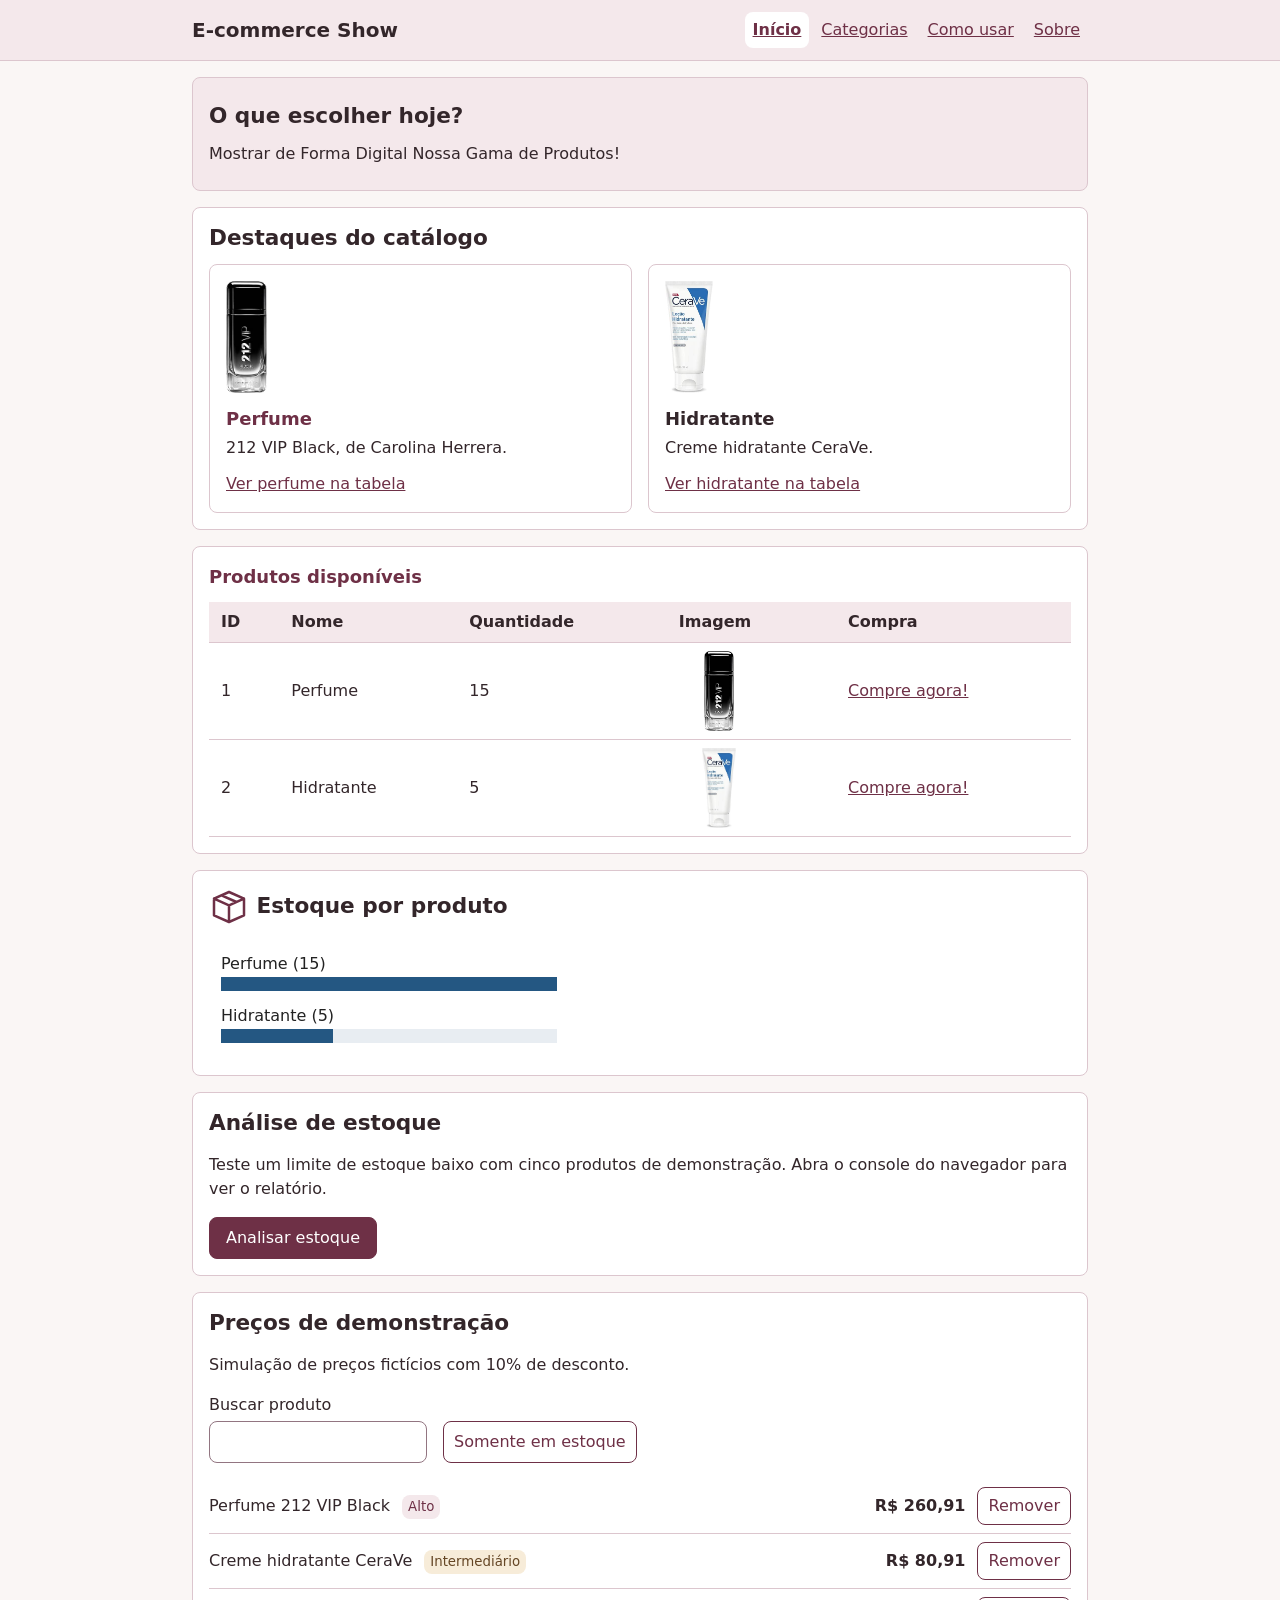
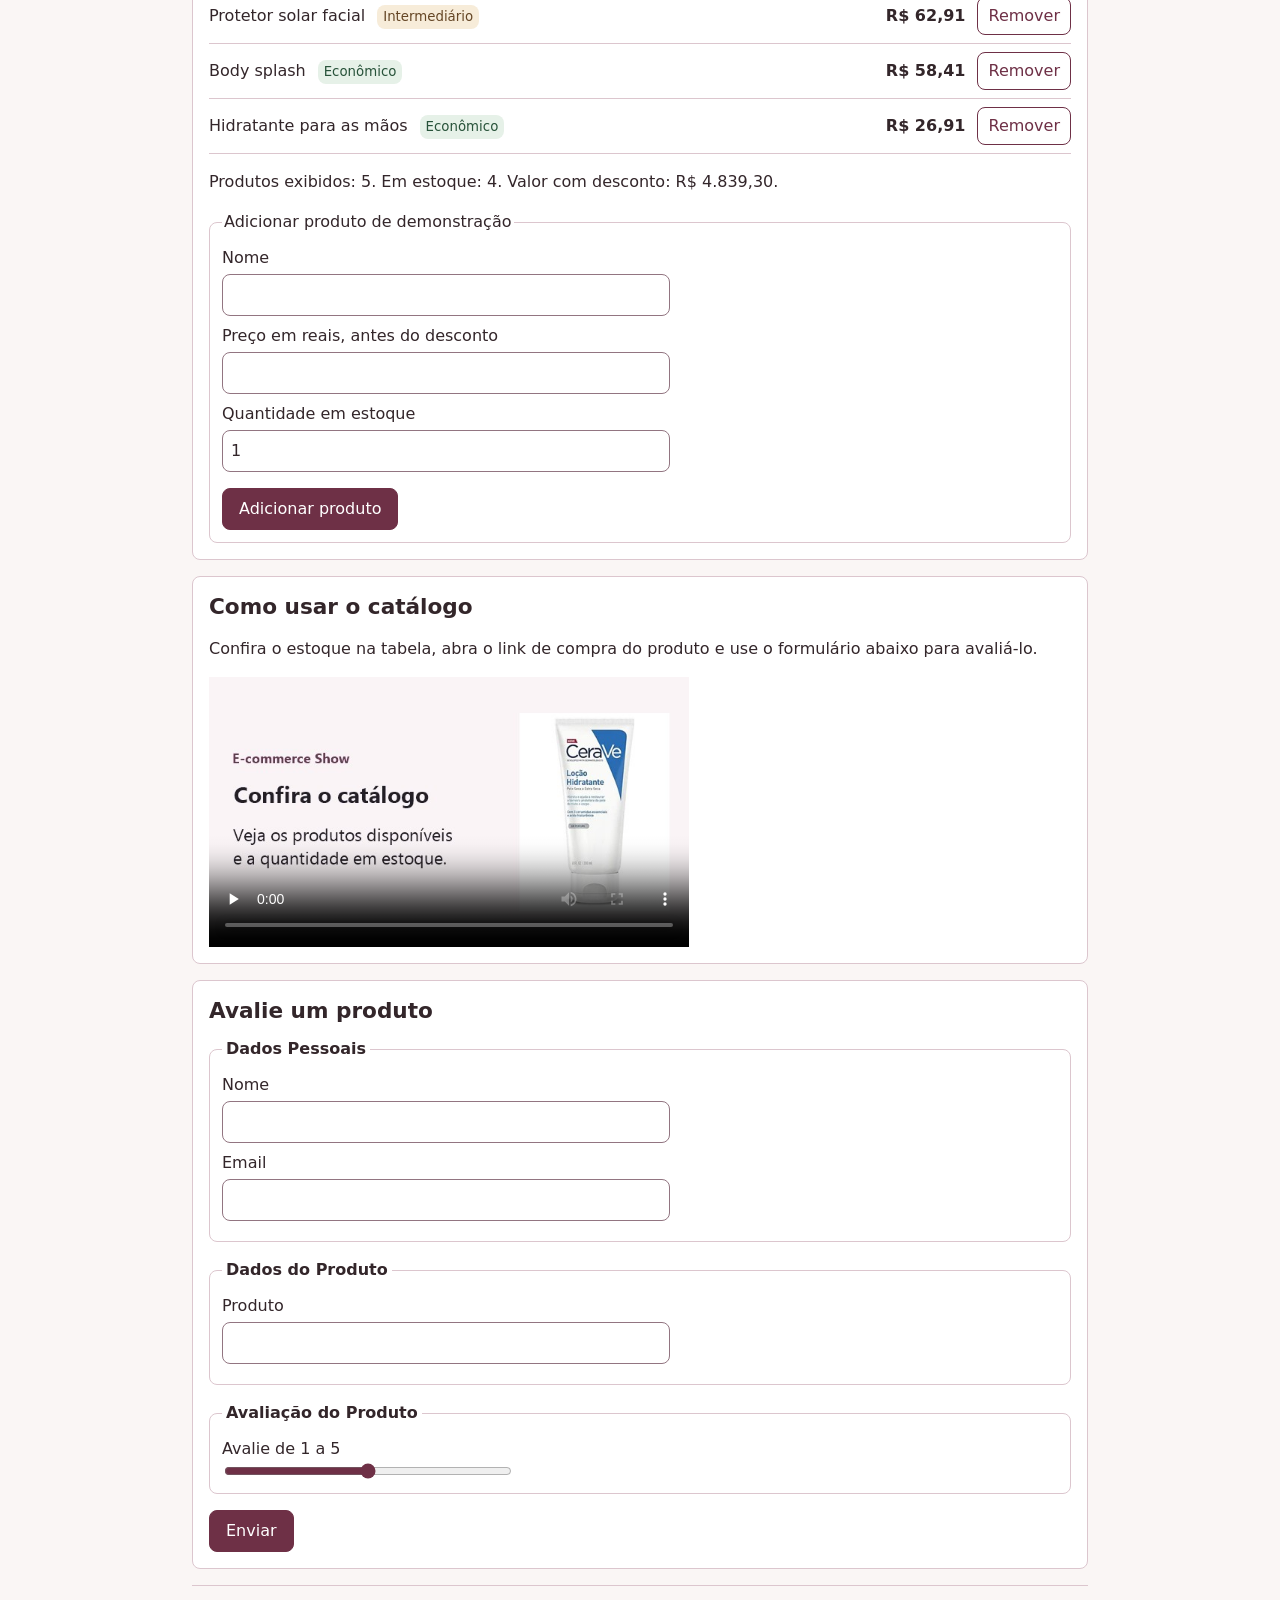
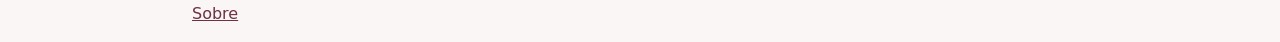
<file: index.html>
<!DOCTYPE html>
<html lang="pt-BR">
<head>
    <meta charset="UTF-8">
    <meta name="viewport" content="width=device-width, initial-scale=1.0">
    <title>Catálogo de Produtos</title>
    <link rel="stylesheet" href="css/reset.css">
    <link rel="stylesheet" href="css/style.css">
    <script src="js/estoque.js" defer></script>
    <script src="js/navegacao.js" defer></script>
</head>
<body>

    <header id="cabecalho-principal">
        <nav class="largura-pagina navegacao" aria-label="Navegação do catálogo">
            <h1 class="marca">E-commerce Show</h1>
            <button class="botao-menu" type="button" aria-label="Abrir menu de navegação" aria-expanded="false" aria-controls="menu-principal" disabled>
                <span aria-hidden="true">☰</span>
            </button>

            <ul class="menu-categorias" id="menu-principal">
                <li><a href="index.html" class="ativo" aria-current="page">Início</a></li>
                <li class="item-categorias">
                    <a href="#destaques">Categorias</a>
                    <ul class="submenu">
                        <li><a href="#perfume">Perfume</a></li>
                        <li><a href="#hidratante">Hidratante</a></li>
                    </ul>
                </li>
                <li><a href="#como-usar">Como usar</a></li>
                <li><a href="html/sobre.html">Sobre</a></li>
            </ul>
        </nav>
    </header>

    <main class="largura-pagina">
        <section class="painel introducao">
            <h2>O que escolher hoje?</h2>
            <p>Mostrar de Forma Digital Nossa Gama de Produtos!</p>
        </section>

        <section class="painel" id="destaques">
            <h2>Destaques do catálogo</h2>
            <div class="grade-produtos">
                <article class="cartao-produto" id="perfume">
                    <img class="imagem-destaque" src="assets/images/perfume.jpg" alt="">
                    <h3>Perfume</h3>
                    <p>212 VIP Black, de Carolina Herrera.</p>
                    <a href="#estoque-perfume">Ver perfume na tabela</a>
                </article>
                <article class="cartao-produto" id="hidratante">
                    <img class="imagem-destaque" src="assets/images/hidratante.jpg" alt="">
                    <h3>Hidratante</h3>
                    <p>Creme hidratante CeraVe.</p>
                    <a href="#estoque-hidratante">Ver hidratante na tabela</a>
                </article>
            </div>
        </section>

        <section class="painel">
            <div class="tabela-rolavel" role="region" aria-label="Tabela de produtos" tabindex="0">
                <table id="tabela-produtos">
                    <caption>Produtos disponíveis</caption>
                    <thead>
                        <tr>
                            <th scope="col">ID</th>
                            <th scope="col">Nome</th>
                            <th scope="col">Quantidade</th>
                            <th scope="col">Imagem</th>
                            <th scope="col">Compra</th>
                        </tr>
                    </thead>
                    <tbody>
                        <tr id="estoque-perfume">
                            <td>1</td>
                            <td>Perfume</td>
                            <td>15</td>
                            <td><img class="foto-produto" src="assets/images/perfume.jpg" alt="Perfume Masculino Black Carolina Herrera"></td>
                            <td><a target="_blank" rel="noopener  noreferrer" href="https://www.amazon.com.br/Perfume-Masculino-Black-Carolina-Herrera/dp/B074Z9QH5F/ref=asc_df_B074Z9QH5F?tag=brbngshpdsk-20&linkCode=df0&hvadid=76828591707703&hvnetw=o&hvqmt=e&hvbmt=be&hvdev=c&hvlocint=&hvlocphy=167266&hvtargid=pla-4580428019692046&psc=1&msclkid=b5bc863ba21c19523c87ecb0a7718471">Compre agora!</a></td>
                        </tr>
                        <tr id="estoque-hidratante">
                            <td>2</td>
                            <td>Hidratante</td>
                            <td>5</td>
                            <td><img class="foto-produto" src="assets/images/hidratante.jpg" alt="Creme Hidratante CeraVe"></td>
                            <td><a target="_blank" rel="noopener noreferrer" href="https://www.amazon.com.br/CeraVe-Creme-Hidratante-Pele-Extra/dp/B08GKXNVLW/ref=asc_df_B08GKXNVLW?tag=brbngshpdsk-20&linkCode=df0&hvadid=77240908719139&hvnetw=o&hvqmt=e&hvbmt=be&hvdev=c&hvlocint=&hvlocphy=167266&hvtargid=pla-4580840338335778&msclkid=99e3b28e29ef168c1b42d8052fa948b4&th=1">Compre agora!</a></td>
                        </tr>
                    </tbody>
                </table>
            </div>

            
        </section>
        <section class="painel">
            <h2>
                <!-- No Edge, o ícone permaneceu nítido ao reduzir e ampliar a largura da janela. -->
                <svg viewBox="0 0 24 24" width="32" height="32" class="icone-estoque" role="img" aria-labelledby="icone-estoque-titulo">
                    <title id="icone-estoque-titulo">Caixa de estoque</title>
                    <path d="M3 7l9-4 9 4v10l-9 4-9-4V7zm0 0l9 4 9-4m-9 4v10M7.5 5l9 4" fill="none" stroke="currentColor" stroke-width="1.5" stroke-linecap="round" stroke-linejoin="round"/>
                </svg>
                Estoque por produto
            </h2>
            <canvas id="grafico-estoque" width="360" height="120" class="midia" role="img" aria-label="Gráfico de barras com as quantidades em estoque da tabela de produtos">
                O gráfico compara a quantidade em estoque por produto. Consulte a coluna Quantidade da tabela para ver os valores.
            </canvas>
        </section>

        <section class="painel">
            <h2>Análise de estoque</h2>
            <p>Teste um limite de estoque baixo com cinco produtos de demonstração. Abra o console do navegador para ver o relatório.</p>
            <button type="button" class="botao" id="analisar-estoque">Analisar estoque</button>
        </section>

        <section class="painel">
            <h2>Preços de demonstração</h2>
            <p>Simulação de preços fictícios com 10% de desconto.</p>
            <div id="resultado">
                <div class="filtros-precos">
                    <div>
                        <label for="busca-produto">Buscar produto</label>
                        <input class="campo" type="search" id="busca-produto">
                    </div>
                    <button class="botao-secundario" type="button" id="filtro-estoque" aria-pressed="false">Somente em estoque</button>
                </div>
                <ul class="lista-precos" id="lista-precos" role="list"></ul>
                <p id="resumo-precos" aria-live="polite" aria-atomic="true"></p>

                <form id="adicionar-produto" class="formulario-produto">
                    <fieldset>
                        <legend>Adicionar produto de demonstração</legend>
                        <label for="novo-produto-nome">Nome</label>
                        <input class="campo" id="novo-produto-nome" name="nome" type="text" maxlength="100" required>
                        <label for="novo-produto-preco">Preço em reais, antes do desconto</label>
                        <input class="campo" id="novo-produto-preco" name="preco" type="number" min="0" step="0.01" required>
                        <label for="novo-produto-quantidade">Quantidade em estoque</label>
                        <input class="campo" id="novo-produto-quantidade" name="quantidade" type="number" min="0" step="1" value="1" required>
                        <button class="botao" type="submit">Adicionar produto</button>
                    </fieldset>
                </form>
            </div>
        </section>

        <section class="painel" id="como-usar">
            <h2>Como usar o catálogo</h2>
            <p>Confira o estoque na tabela, abra o link de compra do produto e use o formulário abaixo para avaliá-lo.</p>
            <!-- O vídeo é complementar. Com preload="none", o navegador pode esperar pelo play para carregar a mídia. -->
            <video controls preload="none" poster="assets/media/guia-catalogo.jpg" width="480" class="midia" aria-label="Como usar o catálogo">
                <source src="assets/media/guia-catalogo.mp4" type='video/mp4; codecs="avc1.64001e"'>
                <source src="assets/media/guia-catalogo.webm" type='video/webm; codecs="vp9"'>
                <track kind="captions" src="assets/media/guia-catalogo.vtt" srclang="pt-BR" label="Português">
                <a href="assets/media/guia-catalogo.mp4">Baixar o vídeo em MP4</a>
            </video>
        </section>

        <section class="painel">
            <h2>Avalie um produto</h2>
            <form class="formulario-avaliacao" action="#" method="post">
                <fieldset>
                    <legend>Dados Pessoais</legend>

                    <label for="nome">Nome</label>
                    <input class="campo" type="text" name="nome" id="nome" required>

                    <label for="email">Email</label>
                    <input class="campo" type="email" name="email" id="email" required>
                </fieldset>
                
                <fieldset>
                    <legend>Dados do Produto</legend>

                    <label for="produto">Produto</label>
                    <input class="campo" type="text" name="produto" id="produto" required>
                </fieldset>

                <fieldset>
                    <legend>Avaliação do Produto</legend>

                    <label for="avaliacao">Avalie de 1 a 5</label>
                    <input 
                        class="nota-avaliacao"
                        type="range" 
                        name="avaliacao" 
                        id="avaliacao" 
                        min="1" 
                        max="5" 
                        step="1"
                    >
                </fieldset>
                

                <input class="botao" type="submit" value="Enviar">
            </form>
        </section>
    </main>

    <footer class="rodape largura-pagina">
        <a href="html/sobre.html">Sobre</a>
    </footer>
    

    <script src="js/logica.js" defer></script>
    <script src="js/script.js" defer></script>
</body>
</html>
</file>
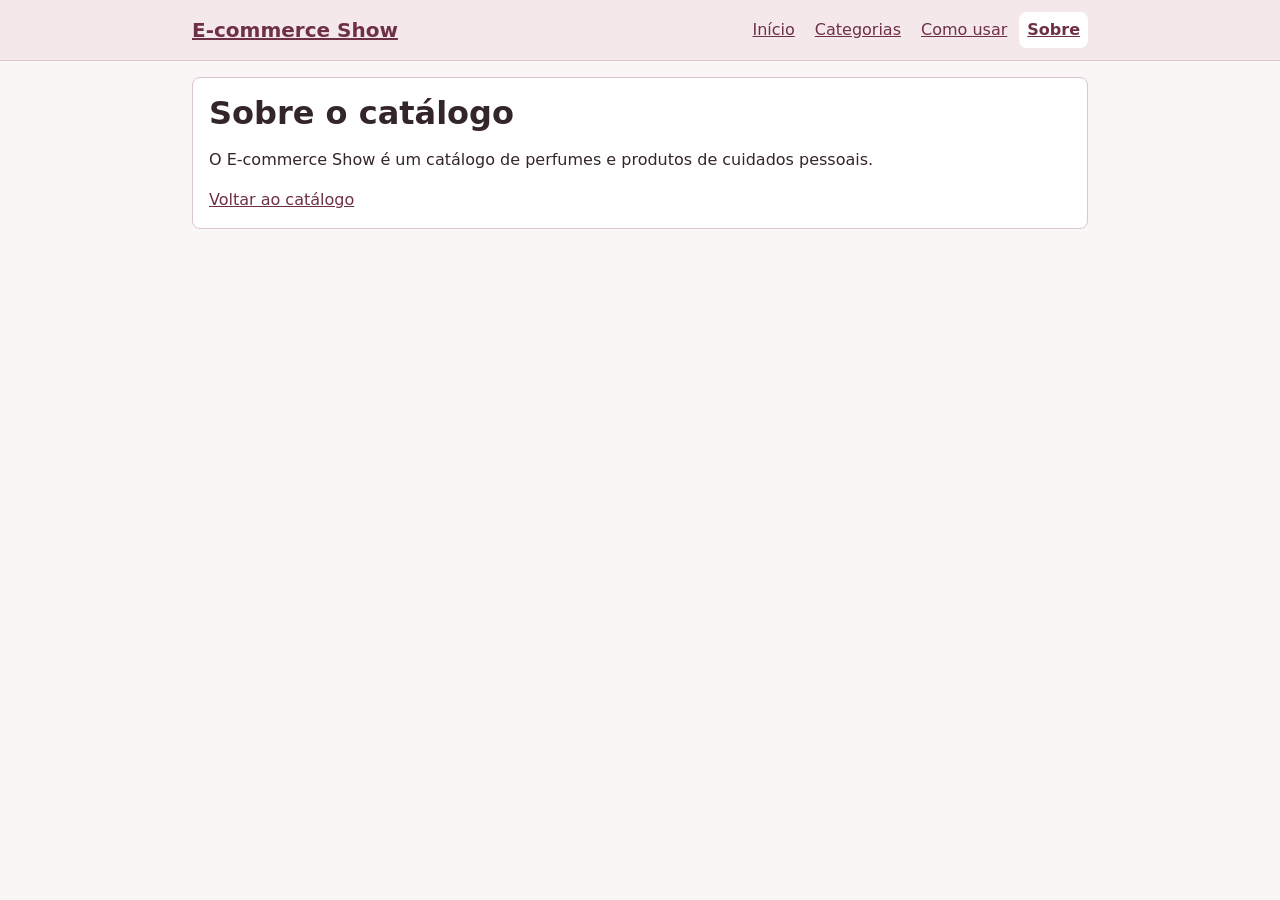
<file: html/sobre.html>
<!DOCTYPE html>
<html lang="pt-BR">
<head>
    <meta charset="UTF-8">
    <meta name="viewport" content="width=device-width, initial-scale=1.0">
    <title>Sobre</title>
    <link rel="stylesheet" href="../css/reset.css">
    <link rel="stylesheet" href="../css/style.css">
    <script src="../js/navegacao.js" defer></script>
</head>
<body>
    <header id="cabecalho-principal">
        <nav class="largura-pagina navegacao" aria-label="Navegação do catálogo">
            <a class="marca" href="../index.html">E-commerce Show</a>
            <button class="botao-menu" type="button" aria-label="Abrir menu de navegação" aria-expanded="false" aria-controls="menu-principal" disabled>
                <span aria-hidden="true">☰</span>
            </button>

            <ul class="menu-categorias" id="menu-principal">
                <li><a href="../index.html">Início</a></li>
                <li class="item-categorias">
                    <a href="../index.html#destaques">Categorias</a>
                    <ul class="submenu">
                        <li><a href="../index.html#perfume">Perfume</a></li>
                        <li><a href="../index.html#hidratante">Hidratante</a></li>
                    </ul>
                </li>
                <li><a href="../index.html#como-usar">Como usar</a></li>
                <li><a href="sobre.html" class="ativo" aria-current="page">Sobre</a></li>
            </ul>
        </nav>
    </header>

    <main class="largura-pagina">
        <section class="painel">
            <h1>Sobre o catálogo</h1>
            <p>O E-commerce Show é um catálogo de perfumes e produtos de cuidados pessoais.</p>
            <a href="../index.html">Voltar ao catálogo</a>
        </section>
    </main>
</body>
</html>
</file>
<file: css/style.css>
:root {
    --fundo: #faf6f5;
    --superficie: #fff;
    --texto: #33262a;
    --destaque: #6e3046;
    --borda: #dcc6ce;
    --suave: #f4e8eb;
    --espaco: 1rem;
    --raio: 0.5rem;
}

body {
    background-color: var(--fundo);
    color: var(--texto);
    font-family: system-ui, sans-serif;
    /* O rem acompanha o tamanho de fonte configurado no navegador. */
    font-size: 1rem;
    line-height: 1.5;
}

h1 {
    margin: 0;
    font-size: 2rem;
    line-height: 1.2;
}

h2 {
    margin: 0 0 0.75rem;
    font-size: 1.35rem;
    line-height: 1.3;
}

a:link {
    color: var(--destaque);
}

a:visited {
    color: #594477;
}

a:hover {
    color: #482033;
    text-decoration-thickness: 0.125rem;
}

a:active {
    color: #862339;
}

:focus-visible {
    outline: 0.125rem solid var(--destaque);
    outline-offset: 0.125rem;
}

.largura-pagina {
    width: calc(100% - 2 * var(--espaco));
    max-width: 56rem;
    margin-inline: auto;
}

html {
    scroll-padding-top: 5rem;
}

#cabecalho-principal {
    /* O sticky mantém a navegação visível e reserva o espaço inicial do cabeçalho. */
    position: sticky;
    top: 0;
    z-index: 1;
    padding: 0.75rem 0;
    border-bottom: 1px solid var(--borda);
    background-color: var(--suave);
}

.navegacao {
    display: flex;
    flex-wrap: wrap;
    align-items: center;
    justify-content: space-between;
    gap: 0.5rem var(--espaco);
}

.marca {
    font-size: 1.25rem;
    font-weight: 700;
}

.menu-categorias,
.submenu {
    margin: 0;
    padding: 0;
    list-style-type: none;
}

.menu-categorias {
    display: flex;
    flex-wrap: wrap;
    gap: 0.25rem;
}

.menu-categorias a {
    display: block;
    padding: 0.375rem 0.5rem;
    border-radius: var(--raio);
}

.menu-categorias a.ativo {
    color: var(--destaque);
    font-weight: 700;
}

.menu-categorias a.ativo,
.menu-categorias a:hover,
.menu-categorias a:focus-visible {
    background-color: var(--superficie);
}

.item-categorias {
    position: relative;
}

.submenu {
    display: none;
    position: absolute;
    top: 100%;
    left: 0;
    min-width: 9rem;
    padding: 0.25rem;
    border: 1px solid var(--borda);
    border-radius: var(--raio);
    background-color: var(--superficie);
}

.item-categorias:hover > .submenu,
.item-categorias:focus-within > .submenu {
    display: block;
}

.submenu a:hover,
.submenu a:focus-visible {
    background-color: var(--suave);
}

.botao-menu {
    display: none;
    padding: 0.125rem 0.5rem;
    border: 1px solid var(--borda);
    border-radius: var(--raio);
    background-color: var(--superficie);
    color: var(--texto);
    font: inherit;
}

@media (hover: none) {
    html {
        scroll-padding-top: 11rem;
    }

    .menu-categorias {
        align-items: flex-start;
    }

    .submenu,
    .item-categorias:hover > .submenu,
    .item-categorias:focus-within > .submenu {
        display: flex;
        flex-wrap: wrap;
        position: static;
        min-width: 0;
        padding: 0 0 0 0.5rem;
        border: 0;
        background-color: transparent;
    }
}

@media (max-width: 40rem) {
    html {
        scroll-padding-top: 11rem;
    }

    html:has(.botao-menu:not(:disabled)[aria-expanded="false"]) {
        scroll-padding-top: 5rem;
    }

    .botao-menu:not(:disabled) {
        display: block;
        cursor: pointer;
    }

    .botao-menu:not(:disabled)[aria-expanded="false"] + .menu-categorias {
        display: none;
    }

    .menu-categorias {
        position: relative;
        flex-basis: 100%;
        column-gap: 0;
        padding-bottom: 2.25rem;
    }

    .menu-categorias a {
        padding-inline: 0.25rem;
    }

    .item-categorias {
        position: static;
    }

    .menu-categorias .item-categorias > .submenu {
        display: flex;
        position: absolute;
        inset: auto 0 0;
        min-width: 0;
        padding: 0;
        border: 0;
        background-color: transparent;
    }
}

.painel {
    margin: var(--espaco) 0;
    padding: var(--espaco);
    border: 1px solid var(--borda);
    border-radius: var(--raio);
    background-color: var(--superficie);
}

.introducao {
    padding-block: 1.5rem;
    background-color: var(--suave);
}

.introducao p {
    margin: 0;
}

.grade-produtos {
    display: grid;
    grid-template-columns: repeat(auto-fit, minmax(min(100%, 16rem), 1fr));
    gap: var(--espaco);
}

.cartao-produto {
    padding: var(--espaco);
    border: 1px solid var(--borda);
    border-radius: var(--raio);
}

.cartao-produto:first-child h3 {
    color: var(--destaque);
}

.cartao-produto h3 {
    margin: 0.75rem 0 0.25rem;
    font-size: 1.125rem;
}

.cartao-produto p {
    margin: 0 0 0.75rem;
}

.imagem-destaque {
    display: block;
    width: 100%;
    height: 7rem;
    object-fit: contain;
    object-position: left center;
}

.tabela-rolavel {
    overflow-x: auto;
}

#tabela-produtos {
    width: 100%;
    border-collapse: collapse;
    overflow-wrap: anywhere;
}

#tabela-produtos caption {
    margin-bottom: 0.75rem;
    text-align: left;
    color: var(--destaque);
    font-size: 1.125rem;
    font-weight: 700;
}

/* O descendente aplica o espaçamento só às células da tabela de produtos. */
#tabela-produtos th,
#tabela-produtos td {
    padding: 0.5rem clamp(0.25rem, 1.5vw, 0.75rem);
    border-bottom: 1px solid var(--borda);
    text-align: left;
}

#tabela-produtos th {
    background-color: var(--suave);
}

.foto-produto {
    display: block;
    width: clamp(2.5rem, 10vw, 5rem);
    height: 5rem;
    object-fit: contain;
}

.icone-estoque {
    width: clamp(1.5rem, 5vw, 2.5rem);
    height: auto;
    vertical-align: middle;
    color: var(--destaque);
}

.midia {
    display: block;
    max-width: 100%;
    height: auto;
}

.formulario-avaliacao fieldset {
    min-width: 0;
    margin: 0 0 var(--espaco);
    padding: 0.75rem;
    border: 1px solid var(--borda);
    border-radius: var(--raio);
}

.formulario-avaliacao legend {
    padding-inline: 0.25rem;
    font-weight: 600;
}

.formulario-avaliacao label {
    display: block;
}

.campo {
    width: 100%;
    max-width: 28rem;
    margin: 0.25rem 0 0.5rem;
    padding: 0.5rem;
    border: 1px solid #927581;
    border-radius: var(--raio);
    color: inherit;
    font: inherit;
}

.nota-avaliacao {
    display: block;
    width: 100%;
    max-width: 18rem;
    accent-color: var(--destaque);
}

.botao {
    padding: 0.5rem var(--espaco);
    border: 1px solid var(--destaque);
    border-radius: var(--raio);
    background-color: var(--destaque);
    color: var(--superficie);
    font: inherit;
    cursor: pointer;
}

.botao:hover {
    background-color: #482033;
}

.filtros-precos {
    display: flex;
    flex-wrap: wrap;
    align-items: flex-end;
    gap: 0.5rem var(--espaco);
    margin-bottom: var(--espaco);
}

.filtros-precos .campo {
    display: block;
    margin-bottom: 0;
}

.filtros-precos .botao-secundario {
    padding-block: 0.5rem;
}

.filtros-precos label,
.formulario-produto label {
    display: block;
}

.botao-secundario {
    padding: 0.375rem 0.625rem;
    border: 1px solid var(--destaque);
    border-radius: var(--raio);
    background-color: var(--superficie);
    color: var(--destaque);
    font: inherit;
    cursor: pointer;
}

.botao-secundario:hover {
    background-color: var(--suave);
}

.botao-secundario[aria-pressed="true"] {
    background-color: var(--destaque);
    color: var(--superficie);
}

.formulario-produto fieldset {
    min-width: 0;
    margin: 0;
    padding: 0.75rem;
    border: 1px solid var(--borda);
    border-radius: var(--raio);
}

.formulario-produto .botao {
    display: block;
    margin-top: 0.5rem;
}

.nome-preco {
    overflow-wrap: anywhere;
}

.lista-precos {
    margin: 0;
    padding: 0;
    list-style-type: none;
}

.lista-precos li {
    display: flex;
    flex-wrap: wrap;
    align-items: baseline;
    gap: 0.25rem 0.75rem;
    padding: 0.5rem 0;
    border-bottom: 1px solid var(--borda);
}

.preco-final {
    margin-inline-start: auto;
}

.faixa-preco {
    display: inline-block;
    padding: 0.125rem 0.375rem;
    border-radius: var(--raio);
}

.faixa-economica .faixa-preco {
    background-color: #e6f1e8;
    color: #28533a;
}

.faixa-intermediaria .faixa-preco {
    background-color: #f7ecd9;
    color: #654625;
}

.faixa-alta .faixa-preco {
    background-color: var(--suave);
    color: var(--destaque);
}

@media (max-width: 40rem) {
    .filtros-precos > div {
        flex: 1 1 9rem;
    }

    .lista-precos li {
        display: grid;
        grid-template-columns: minmax(0, 1fr) auto;
        grid-template-areas:
            "nome preco"
            "faixa acao";
        align-items: center;
    }

    .nome-preco {
        grid-area: nome;
    }

    .preco-final {
        grid-area: preco;
        justify-self: end;
    }

    .faixa-preco {
        grid-area: faixa;
        justify-self: start;
    }

    .lista-precos .botao-secundario {
        grid-area: acao;
        justify-self: end;
    }
}

.rodape {
    padding-block: var(--espaco);
    border-top: 1px solid var(--borda);
}
</file>
